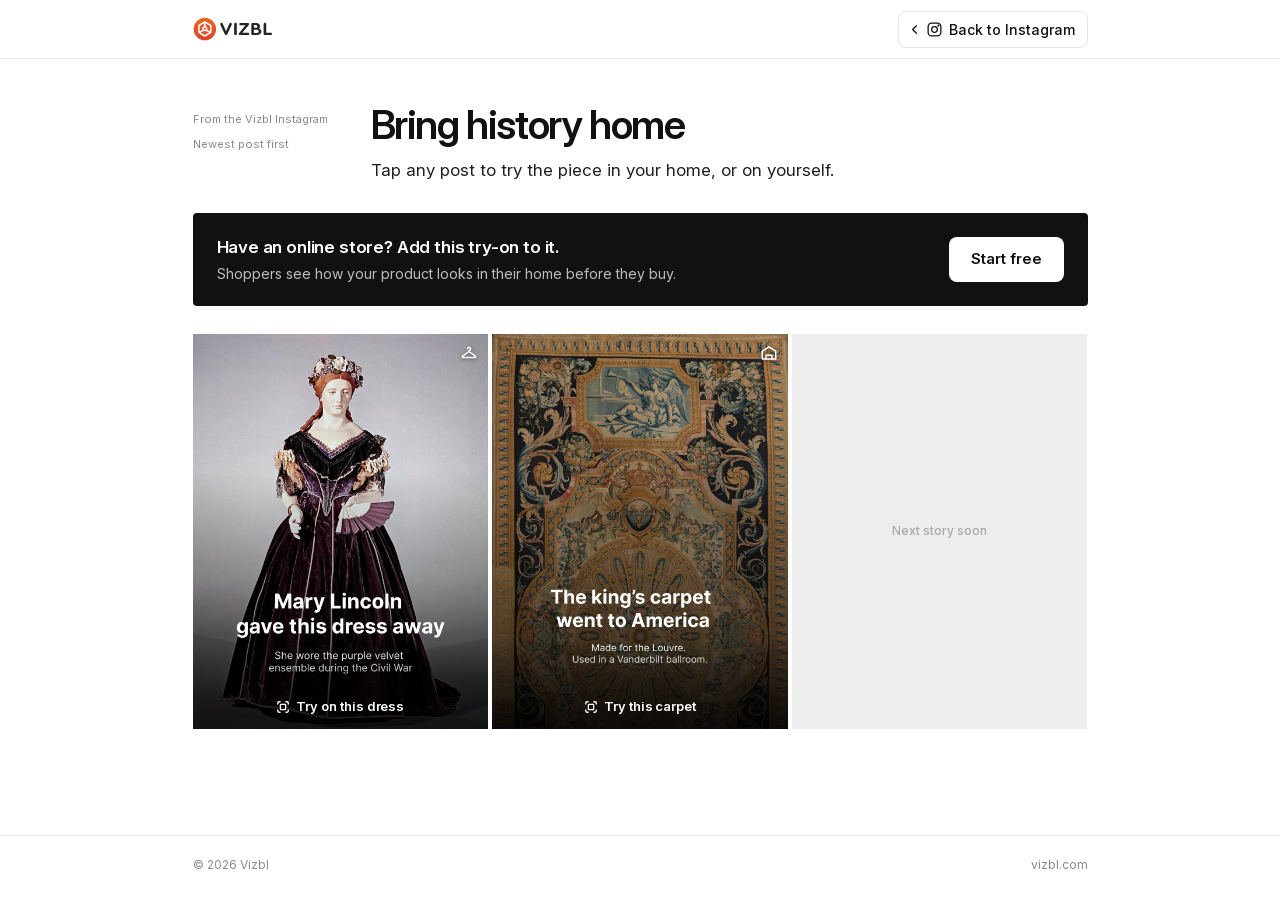
<file: index.html>
<!DOCTYPE html>
<html lang="en">
<head>
<meta charset="UTF-8">
<meta name="viewport" content="width=device-width, initial-scale=1.0">
<title>Bring history home — Vizbl</title>
<meta name="description" content="Historic pieces from the Vizbl Instagram. Tap any post to try the piece in your home, or on yourself.">
<meta property="og:type" content="website">
<meta property="og:title" content="Bring history home — Vizbl">
<meta property="og:description" content="Tap any post to try the piece in your home, or on yourself.">
<meta property="og:image" content="posts/mary-lincoln-cover.jpg">
<meta name="theme-color" content="#ffffff">
<link rel="icon" type="image/png" href="assets/favicon.png">
<link rel="preload" href="assets/fonts/InterVariable.woff2" as="font" type="font/woff2" crossorigin>
<link rel="stylesheet" href="assets/feed.css">

<!-- Vizbl widget scripts: one per integration type used in the feed -->
<script defer src="https://cdn.neurodyn.ai/@neurodyn/room-viewer/dist/room-viewer.embed.min.js"></script>
<script defer src="https://cdn.neurodyn.ai/@neurodyn/ai-try-on/dist/ai-try-on.embed.min.js"></script>
</head>
<body>

<header class="bar">
  <div class="wrap">
    <a href="https://vizbl.com"><img src="assets/vizbl-logo.svg" alt="Vizbl" width="386" height="116"></a>
    <a class="back" href="https://www.instagram.com/vizblar/">
      <svg viewBox="0 0 24 24" fill="none" stroke="currentColor" stroke-width="2" stroke-linecap="round" stroke-linejoin="round" aria-hidden="true"><path d="M15 18l-6-6 6-6"/></svg>
      <svg viewBox="0 0 24 24" fill="none" stroke="currentColor" stroke-width="1.8" stroke-linecap="round" stroke-linejoin="round" aria-hidden="true"><rect x="3" y="3" width="18" height="18" rx="5"/><circle cx="12" cy="12" r="4"/><circle cx="17.5" cy="6.5" r=".6" fill="currentColor"/></svg>
      Back to Instagram
    </a>
  </div>
</header>

<section class="wrap">
  <div class="intro">
    <div class="caption">From the Vizbl Instagram<span>Newest post first</span></div>
    <div>
      <h1>Bring history home</h1>
      <p class="lede">Tap any post to try the piece in your home, or on yourself.</p>
    </div>
  </div>

  <div class="merchant">
    <div><b>Have an online store? Add this try-on to it.</b><span>Shoppers see how your product looks in their home before they buy.</span></div>
    <a class="btn btn-light" href="https://vizbl.com/apps">Start free</a>
  </div>
</section>

<!--
  FEED — same order as the Instagram grid, newest post first.
  Each post opens one Vizbl integration. Usually the tile itself is the trigger:
  paste the attributes from the cabinet's "Get code" snippet onto the <button class="post">.

  A piece with several sizes: the tile gets data-sizes="<sheet id>" and opens a size
  sheet (after </main>); each option in the sheet is its own Vizbl trigger.
  Wall Art sizes go in metres, the widget's default unit (dimension-unit is unconfirmed).

  data-pending = the try-on is not published yet; a tap shows a "coming soon" note.
-->
<main class="wrap feed-wrap">
  <div class="feed">

    <button class="post" id="mary-lincoln-dress" type="button"
      data-neurodyn-ai-try-on-dialog
      data-neurodyn-ai-try-on-product-type="full-body"
      data-neurodyn-ai-try-on-product-name="Mary Lincoln's purple velvet dress"
      data-neurodyn-ai-try-on-product-image-src="try/mary-lincoln-dress.jpg"
      data-neurodyn-ai-try-on-product-url=""
      data-neurodyn-ai-try-on-language="en"
      data-neurodyn-ai-try-on-api-key="pk_live_Z4N968aPngGtMtiMRtitqlrj5_PdQkZ3"
      aria-label="Mary Lincoln gave this dress away. Try on a digital version of the dress">
      <img src="posts/mary-lincoln-cover.jpg" alt="Mary Lincoln gave this dress away: her purple velvet dress, preserved at the Smithsonian">
      <span class="kind" aria-hidden="true"><svg viewBox="0 0 24 24" fill="none" stroke="currentColor" stroke-width="2" stroke-linecap="round" stroke-linejoin="round"><path d="M10 6.5a2 2 0 1 1 2.6 1.9c-.4.1-.6.5-.6.9V10"/><path d="M12 10 3.4 16.2A1 1 0 0 0 4 18h16a1 1 0 0 0 .6-1.8z"/></svg></span>
      <span class="try"><svg viewBox="0 0 24 24" fill="none" stroke="currentColor" stroke-width="2.2" stroke-linecap="round" stroke-linejoin="round" aria-hidden="true"><path d="M3 7V5a2 2 0 0 1 2-2h2M17 3h2a2 2 0 0 1 2 2v2M21 17v2a2 2 0 0 1-2 2h-2M7 21H5a2 2 0 0 1-2-2v-2"/><rect x="7.5" y="7.5" width="9" height="9" rx="1"/></svg>Try on this dress</span>
    </button>

    <button class="post" type="button"
      data-neurodyn-room-viewer-dialog
      data-neurodyn-room-viewer-type="rugs"
      data-neurodyn-room-viewer-tinuuid="TdcoVFXnRGK9fRIkhsotmg"
      data-neurodyn-room-viewer-name="Grande Galerie carpet no. 38"
      data-neurodyn-room-viewer-display-unit="in"
      data-neurodyn-room-viewer-language="en"
      data-neurodyn-room-viewer-api-key="pk_live_3akPB4Frr_6hRQla3HA3RDNmWSzn4I-R"
      aria-label="The king's carpet went to America. Try this carpet in your room">
      <img src="posts/king-carpet-cover.jpg" alt="The king's carpet went to America: Savonnerie carpet made for the Louvre">
      <span class="kind" aria-hidden="true"><svg viewBox="0 0 24 24" fill="none" stroke="currentColor" stroke-width="2" stroke-linecap="round" stroke-linejoin="round"><path d="M3 9.5 12 4l9 5.5V20H3z"/><path d="M8 20v-5h8v5"/></svg></span>
      <span class="try"><svg viewBox="0 0 24 24" fill="none" stroke="currentColor" stroke-width="2.2" stroke-linecap="round" stroke-linejoin="round" aria-hidden="true"><path d="M3 7V5a2 2 0 0 1 2-2h2M17 3h2a2 2 0 0 1 2 2v2M21 17v2a2 2 0 0 1-2 2h-2M7 21H5a2 2 0 0 1-2-2v-2"/><rect x="7.5" y="7.5" width="9" height="9" rx="1"/></svg>Try this carpet</span>
    </button>

    <div class="soon" aria-hidden="true">Next story soon</div>

  </div>
</main>
<footer>
  <div class="wrap">
    <span>© 2026 Vizbl</span>
    <a href="https://vizbl.com">vizbl.com</a>
  </div>
</footer>

<div class="toast" id="toast" role="status" aria-live="polite"></div>

<script>
// Widgets get absolute links, so they work on localhost and after deployment alike.
document.querySelectorAll('[data-neurodyn-room-viewer-src],[data-neurodyn-ai-try-on-product-image-src]').forEach(el => {
  ['data-neurodyn-room-viewer-src', 'data-neurodyn-ai-try-on-product-image-src'].forEach(a => {
    if (el.hasAttribute(a)) el.setAttribute(a, new URL(el.getAttribute(a), location.href).href);
  });
});
document.getElementById('mary-lincoln-dress').setAttribute('data-neurodyn-ai-try-on-product-url', location.href);

// Size sheets: a tile with data-sizes opens its sheet; picking a size hands over to Vizbl.
let openSheet = null;
function closeSheet() {
  if (!openSheet) return;
  openSheet.classList.remove('open');
  openSheet.setAttribute('aria-hidden', 'true');
  openSheet = null;
}
document.addEventListener('click', e => {
  const tile = e.target.closest('.post[data-sizes]');
  if (tile) {
    openSheet = document.getElementById(tile.dataset.sizes);
    openSheet.classList.add('open');
    openSheet.setAttribute('aria-hidden', 'false');
    openSheet.querySelector('.size-opt').focus({ preventScroll: true });
    return;
  }
  if (e.target.closest('[data-close], .size-opt')) closeSheet();
});
document.addEventListener('keydown', e => { if (e.key === 'Escape') closeSheet(); });

// Try-ons that are not published yet: tell the visitor instead of doing nothing.
const toast = document.getElementById('toast');
let hideTimer;
document.addEventListener('click', e => {
  const post = e.target.closest('.post[data-pending]');
  if (!post) return;
  toast.textContent = 'This try-on goes live very soon. Check back in a day or two.';
  toast.classList.add('show');
  clearTimeout(hideTimer);
  hideTimer = setTimeout(() => toast.classList.remove('show'), 2600);
});
</script>
</body>
</html>
</file>
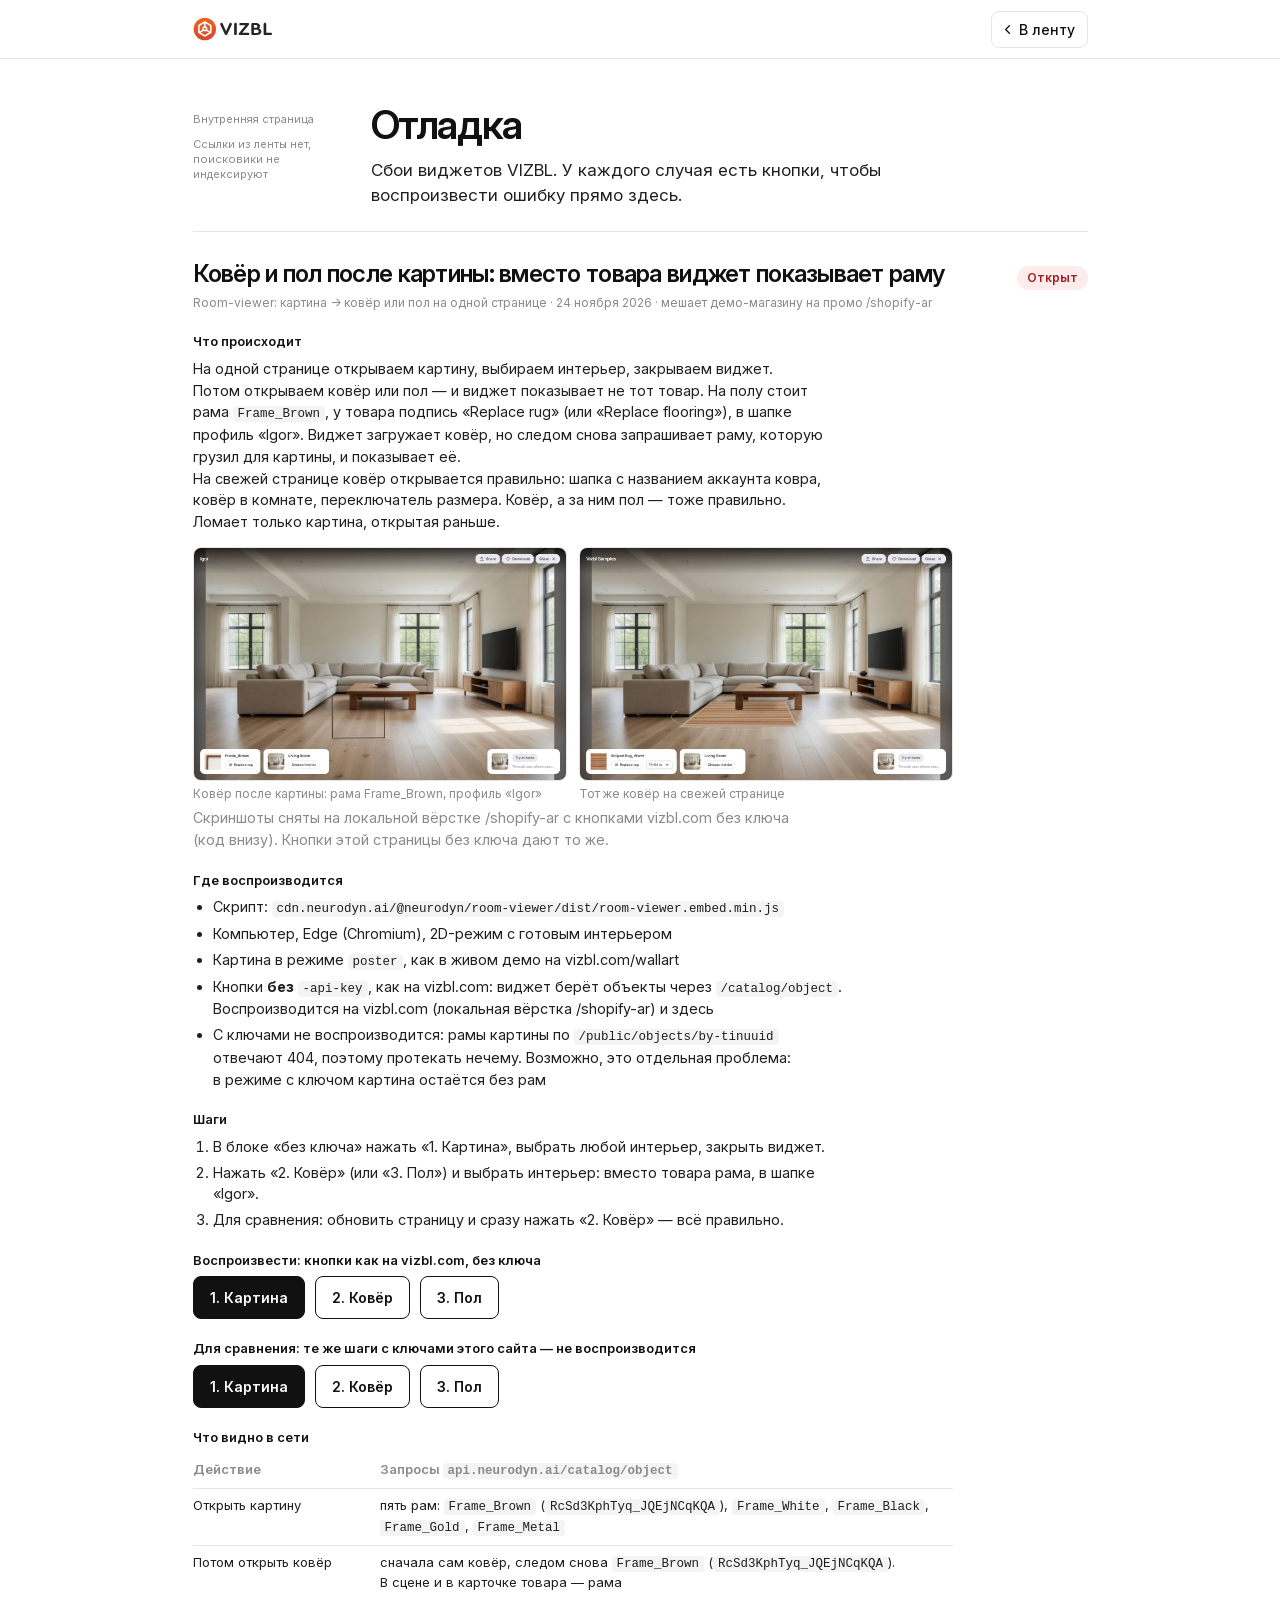
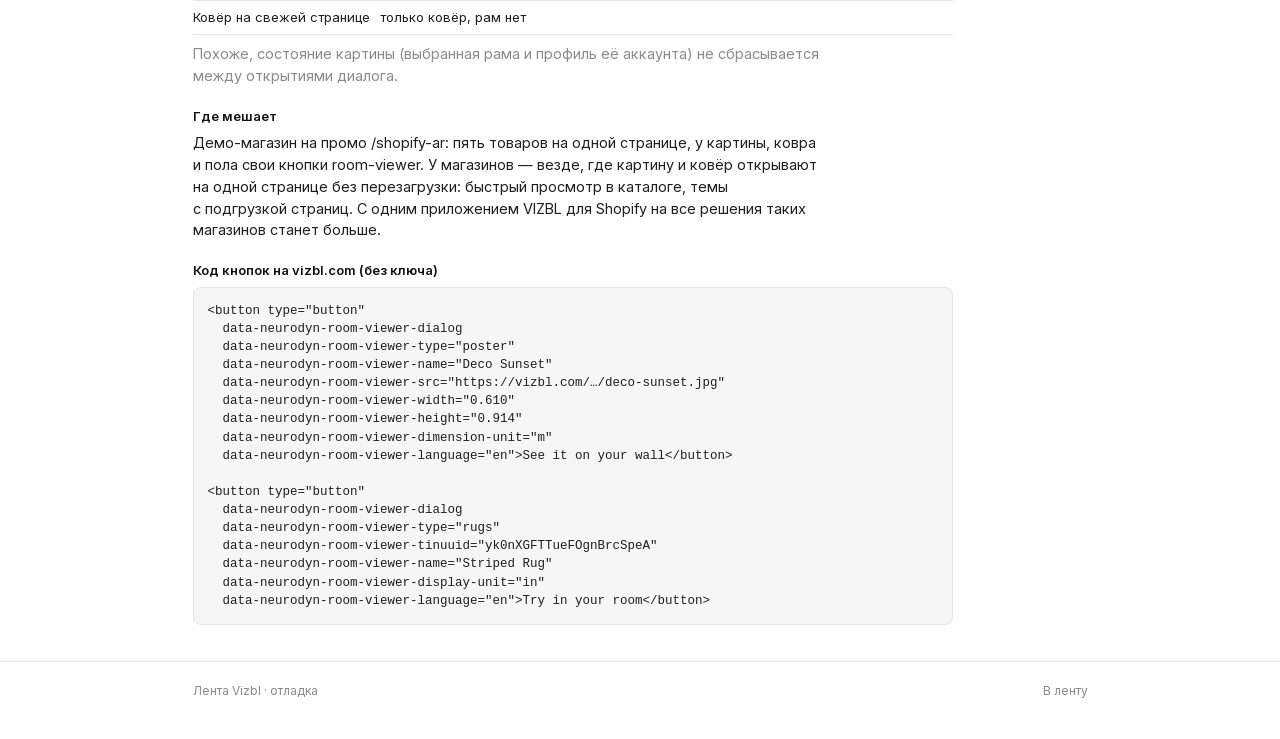
<file: debug/index.html>
<!DOCTYPE html>
<html lang="ru">
<head>
<meta charset="UTF-8">
<meta name="viewport" content="width=device-width, initial-scale=1.0">
<meta name="robots" content="noindex, nofollow">
<title>Отладка — лента Vizbl</title>
<link rel="icon" type="image/png" href="../assets/favicon.png">
<link rel="preload" href="../assets/fonts/InterVariable.woff2" as="font" type="font/woff2" crossorigin>
<link rel="stylesheet" href="../assets/feed.css">
<style>
  .intro{padding-bottom:24px}
  .case{border-top:1px solid var(--line);padding-top:28px;padding-bottom:36px}
  .case-head{display:flex;align-items:baseline;justify-content:space-between;gap:16px;flex-wrap:wrap}
  .case h2{font-size:24px;line-height:1.15;letter-spacing:-.03em;font-weight:600;color:var(--ink)}
  .status{font-size:12px;font-weight:600;border-radius:99px;padding:3px 10px;white-space:nowrap}
  .status.open{background:#fdecec;color:#a11d1d}
  .status.workaround{background:#fff4dc;color:#8a5a00}
  .meta{font-size:12px;color:var(--muted);margin-top:4px}
  .case h3{font-size:13px;font-weight:600;color:var(--ink);margin:20px 0 6px}
  .case p,.case li{font-size:14.5px;line-height:1.5;max-width:70ch}
  .case ol,.case ul{padding-left:20px}
  .case li{margin-bottom:4px}
  table{border-collapse:collapse;font-size:13px;width:100%;max-width:760px}
  th,td{text-align:left;border-bottom:1px solid var(--line);padding:7px 10px 7px 0;vertical-align:top}
  th{font-weight:600;color:var(--muted)}
  td:first-child{white-space:nowrap}
  code,pre{font-family:ui-monospace,SFMono-Regular,'JetBrains Mono',Menlo,Consolas,monospace;font-size:12.5px}
  code{background:#f4f4f4;border-radius:4px;padding:1px 5px}
  pre{background:#f6f6f6;border:1px solid var(--line);border-radius:8px;padding:14px;overflow-x:auto;line-height:1.45;max-width:760px}
  .triggers{display:flex;flex-wrap:wrap;gap:10px;margin-top:4px}
  .trig{border:1px solid var(--ink);background:var(--ink);color:#fff;border-radius:8px;padding:10px 16px;font-size:14px;font-weight:600;cursor:pointer}
  .trig.alt{background:#fff;color:var(--ink)}
  a.u{text-decoration:underline;text-underline-offset:2px}
  .shots{display:grid;grid-template-columns:1fr 1fr;gap:12px;max-width:760px;margin-top:14px}
  .shots img{width:100%;height:auto;border-radius:8px;border:1px solid var(--line);display:block}
  .shots figcaption{font-size:12px;color:var(--muted);margin-top:4px}
  @media (max-width:640px){.shots{grid-template-columns:1fr}}
  @media (max-width:640px){
    .case h2{font-size:21px}
    th,td{padding-right:6px}
  }
</style>

<script defer src="https://cdn.neurodyn.ai/@neurodyn/room-viewer/dist/room-viewer.embed.min.js"></script>
</head>
<body>

<header class="bar">
  <div class="wrap">
    <a href="../"><img src="../assets/vizbl-logo.svg" alt="Vizbl" width="386" height="116"></a>
    <a class="back" href="../">
      <svg viewBox="0 0 24 24" fill="none" stroke="currentColor" stroke-width="2" stroke-linecap="round" stroke-linejoin="round" aria-hidden="true"><path d="M15 18l-6-6 6-6"/></svg>
      В ленту
    </a>
  </div>
</header>

<main class="wrap">
  <div class="intro">
    <div class="caption">Внутренняя страница<span>Ссылки из ленты нет, поисковики не индексируют</span></div>
    <div>
      <h1>Отладка</h1>
      <p class="lede">Сбои виджетов VIZBL. У&nbsp;каждого случая есть кнопки, чтобы воспроизвести ошибку прямо здесь.</p>
    </div>
  </div>

  <!-- ─────────────────────────────────────────────── -->
  <section class="case" id="room-viewer-frame-after-poster">
    <div class="case-head">
      <h2>Ковёр и&nbsp;пол после картины: вместо товара виджет показывает раму</h2>
      <span class="status open">Открыт</span>
    </div>
    <div class="meta">Room-viewer: картина → ковёр или пол на&nbsp;одной странице · 24&nbsp;ноября 2026 · мешает демо-магазину на&nbsp;промо /shopify-ar</div>

    <h3>Что происходит</h3>
    <p>На&nbsp;одной странице открываем картину, выбираем интерьер, закрываем виджет. Потом открываем ковёр или пол&nbsp;— и&nbsp;виджет показывает не&nbsp;тот товар. На&nbsp;полу стоит рама <code>Frame_Brown</code>, у&nbsp;товара подпись «Replace rug» (или «Replace flooring»), в&nbsp;шапке профиль «Igor». Виджет загружает ковёр, но&nbsp;следом снова запрашивает раму, которую грузил для картины, и&nbsp;показывает её.</p>
    <p>На&nbsp;свежей странице ковёр открывается правильно: шапка с&nbsp;названием аккаунта ковра, ковёр в&nbsp;комнате, переключатель размера. Ковёр, а&nbsp;за&nbsp;ним пол&nbsp;— тоже правильно. Ломает только картина, открытая раньше.</p>
    <div class="shots">
      <figure><img src="frame-after-poster-broken.jpg" alt="Ковёр открыт после картины: на полу рама Frame_Brown, в шапке профиль Igor" width="1200" height="750" loading="lazy"><figcaption>Ковёр после картины: рама Frame_Brown, профиль «Igor»</figcaption></figure>
      <figure><img src="frame-after-poster-ok.jpg" alt="Тот же ковёр на свежей странице: полосатый ковёр в гостиной, профиль Vizbl Samples" width="1200" height="750" loading="lazy"><figcaption>Тот же ковёр на свежей странице</figcaption></figure>
    </div>
    <p class="meta">Скриншоты сняты на&nbsp;локальной вёрстке /shopify-ar с&nbsp;кнопками vizbl.com без ключа (код внизу). Кнопки этой страницы без ключа дают то&nbsp;же.</p>

    <h3>Где воспроизводится</h3>
    <ul>
      <li>Скрипт: <code>cdn.neurodyn.ai/@neurodyn/room-viewer/dist/room-viewer.embed.min.js</code></li>
      <li>Компьютер, Edge (Chromium), 2D-режим с&nbsp;готовым интерьером</li>
      <li>Картина в&nbsp;режиме <code>poster</code>, как в&nbsp;живом демо на&nbsp;vizbl.com/wallart</li>
      <li>Кнопки <b>без</b> <code>-api-key</code>, как на&nbsp;vizbl.com: виджет берёт объекты через <code>/catalog/object</code>. Воспроизводится на&nbsp;vizbl.com (локальная вёрстка /shopify-ar) и&nbsp;здесь</li>
      <li>С&nbsp;ключами не&nbsp;воспроизводится: рамы картины по&nbsp;<code>/public/objects/by-tinuuid</code> отвечают 404, поэтому протекать нечему. Возможно, это отдельная проблема: в&nbsp;режиме с&nbsp;ключом картина остаётся без рам</li>
    </ul>

    <h3>Шаги</h3>
    <ol>
      <li>В&nbsp;блоке «без ключа» нажать «1.&nbsp;Картина», выбрать любой интерьер, закрыть виджет.</li>
      <li>Нажать «2.&nbsp;Ковёр» (или «3.&nbsp;Пол») и&nbsp;выбрать интерьер: вместо товара рама, в&nbsp;шапке «Igor».</li>
      <li>Для сравнения: обновить страницу и&nbsp;сразу нажать «2.&nbsp;Ковёр» — всё правильно.</li>
    </ol>

    <h3>Воспроизвести: кнопки как на&nbsp;vizbl.com, без ключа</h3>
    <div class="triggers">
      <button class="trig" type="button" id="nokey-poster"
        data-neurodyn-room-viewer-dialog
        data-neurodyn-room-viewer-type="poster"
        data-neurodyn-room-viewer-src="../try/icebergs.jpg"
        data-neurodyn-room-viewer-name="The Icebergs, 24 × 42 in print"
        data-neurodyn-room-viewer-width="1.067"
        data-neurodyn-room-viewer-height="0.61"
        data-neurodyn-room-viewer-dimension-unit="m"
        data-neurodyn-room-viewer-language="en">1. Картина</button>
      <button class="trig alt" type="button" id="nokey-rug"
        data-neurodyn-room-viewer-dialog
        data-neurodyn-room-viewer-type="rugs"
        data-neurodyn-room-viewer-tinuuid="yk0nXGFTTueFOgnBrcSpeA"
        data-neurodyn-room-viewer-name="Striped Rug"
        data-neurodyn-room-viewer-display-unit="in"
        data-neurodyn-room-viewer-language="en">2. Ковёр</button>
      <button class="trig alt" type="button" id="nokey-floor"
        data-neurodyn-room-viewer-dialog
        data-neurodyn-room-viewer-type="flooring"
        data-neurodyn-room-viewer-tinuuid="3tEk7FHGQrC6Y7Mb4YBGmg"
        data-neurodyn-room-viewer-name="American Walnut Herringbone"
        data-neurodyn-room-viewer-language="en">3. Пол</button>
    </div>

    <h3>Для сравнения: те же шаги с&nbsp;ключами этого сайта — не&nbsp;воспроизводится</h3>
    <div class="triggers">
      <button class="trig" type="button" id="frame-poster"
        data-neurodyn-room-viewer-dialog
        data-neurodyn-room-viewer-type="poster"
        data-neurodyn-room-viewer-src="../try/icebergs.jpg"
        data-neurodyn-room-viewer-name="The Icebergs, 24 × 42 in print"
        data-neurodyn-room-viewer-width="1.067"
        data-neurodyn-room-viewer-height="0.61"
        data-neurodyn-room-viewer-dimension-unit="m"
        data-neurodyn-room-viewer-language="en"
        data-neurodyn-room-viewer-api-key="pk_live_cx0DQ8H7s33oIpRuWlkEp8huS0kdbL-c">1. Картина</button>
      <button class="trig alt" type="button" id="frame-rug"
        data-neurodyn-room-viewer-dialog
        data-neurodyn-room-viewer-type="rugs"
        data-neurodyn-room-viewer-tinuuid="TdcoVFXnRGK9fRIkhsotmg"
        data-neurodyn-room-viewer-name="Grande Galerie carpet no. 38"
        data-neurodyn-room-viewer-display-unit="in"
        data-neurodyn-room-viewer-language="en"
        data-neurodyn-room-viewer-api-key="pk_live_3akPB4Frr_6hRQla3HA3RDNmWSzn4I-R">2. Ковёр</button>
      <button class="trig alt" type="button" id="frame-floor"
        data-neurodyn-room-viewer-dialog
        data-neurodyn-room-viewer-type="flooring"
        data-neurodyn-room-viewer-tinuuid="VoPNQD6mRRyLIg88cj1Thw"
        data-neurodyn-room-viewer-name="Chevron Laminate, Natural Oak"
        data-neurodyn-room-viewer-language="en"
        data-neurodyn-room-viewer-api-key="pk_live_k3xcnQOX6I_6zbE6_Aa7RBlextkxuGWL">3. Пол</button>
    </div>

    <h3>Что видно в&nbsp;сети</h3>
    <table>
      <tr><th>Действие</th><th>Запросы <code>api.neurodyn.ai/catalog/object</code></th></tr>
      <tr><td>Открыть картину</td><td>пять рам: <code>Frame_Brown</code> (<code>RcSd3KphTyq_JQEjNCqKQA</code>), <code>Frame_White</code>, <code>Frame_Black</code>, <code>Frame_Gold</code>, <code>Frame_Metal</code></td></tr>
      <tr><td>Потом открыть ковёр</td><td>сначала сам ковёр, следом снова <code>Frame_Brown</code> (<code>RcSd3KphTyq_JQEjNCqKQA</code>). В&nbsp;сцене и&nbsp;в&nbsp;карточке товара&nbsp;— рама</td></tr>
      <tr><td>Ковёр на&nbsp;свежей странице</td><td>только ковёр, рам нет</td></tr>
    </table>
    <p class="meta" style="margin-top:8px">Похоже, состояние картины (выбранная рама и&nbsp;профиль её&nbsp;аккаунта) не&nbsp;сбрасывается между открытиями диалога.</p>

    <h3>Где мешает</h3>
    <p>Демо-магазин на&nbsp;промо /shopify-ar: пять товаров на&nbsp;одной странице, у&nbsp;картины, ковра и&nbsp;пола свои кнопки room-viewer. У&nbsp;магазинов&nbsp;— везде, где картину и&nbsp;ковёр открывают на&nbsp;одной странице без перезагрузки: быстрый просмотр в&nbsp;каталоге, темы с&nbsp;подгрузкой страниц. С&nbsp;одним приложением VIZBL для Shopify на&nbsp;все решения таких магазинов станет больше.</p>

    <h3>Код кнопок на&nbsp;vizbl.com (без ключа)</h3>
<pre>&lt;button type="button"
  data-neurodyn-room-viewer-dialog
  data-neurodyn-room-viewer-type="poster"
  data-neurodyn-room-viewer-name="Deco Sunset"
  data-neurodyn-room-viewer-src="https://vizbl.com/…/deco-sunset.jpg"
  data-neurodyn-room-viewer-width="0.610"
  data-neurodyn-room-viewer-height="0.914"
  data-neurodyn-room-viewer-dimension-unit="m"
  data-neurodyn-room-viewer-language="en"&gt;See it on your wall&lt;/button&gt;

&lt;button type="button"
  data-neurodyn-room-viewer-dialog
  data-neurodyn-room-viewer-type="rugs"
  data-neurodyn-room-viewer-tinuuid="yk0nXGFTTueFOgnBrcSpeA"
  data-neurodyn-room-viewer-name="Striped Rug"
  data-neurodyn-room-viewer-display-unit="in"
  data-neurodyn-room-viewer-language="en"&gt;Try in your room&lt;/button&gt;</pre>
  </section>
</main>

<footer>
  <div class="wrap">
    <span>Лента Vizbl · отладка</span>
    <a href="../">В ленту</a>
  </div>
</footer>

<script>
// Как на главной: виджетам нужны абсолютные ссылки.
document.querySelectorAll('[data-neurodyn-room-viewer-src],[data-neurodyn-ai-try-on-product-image-src]').forEach(el => {
  ['data-neurodyn-room-viewer-src', 'data-neurodyn-ai-try-on-product-image-src'].forEach(a => {
    if (el.hasAttribute(a)) el.setAttribute(a, new URL(el.getAttribute(a), location.href).href);
  });
});
document.querySelectorAll('[data-neurodyn-ai-try-on-product-url]').forEach(el =>
  el.setAttribute('data-neurodyn-ai-try-on-product-url', location.href));
</script>
</body>
</html>
</file>
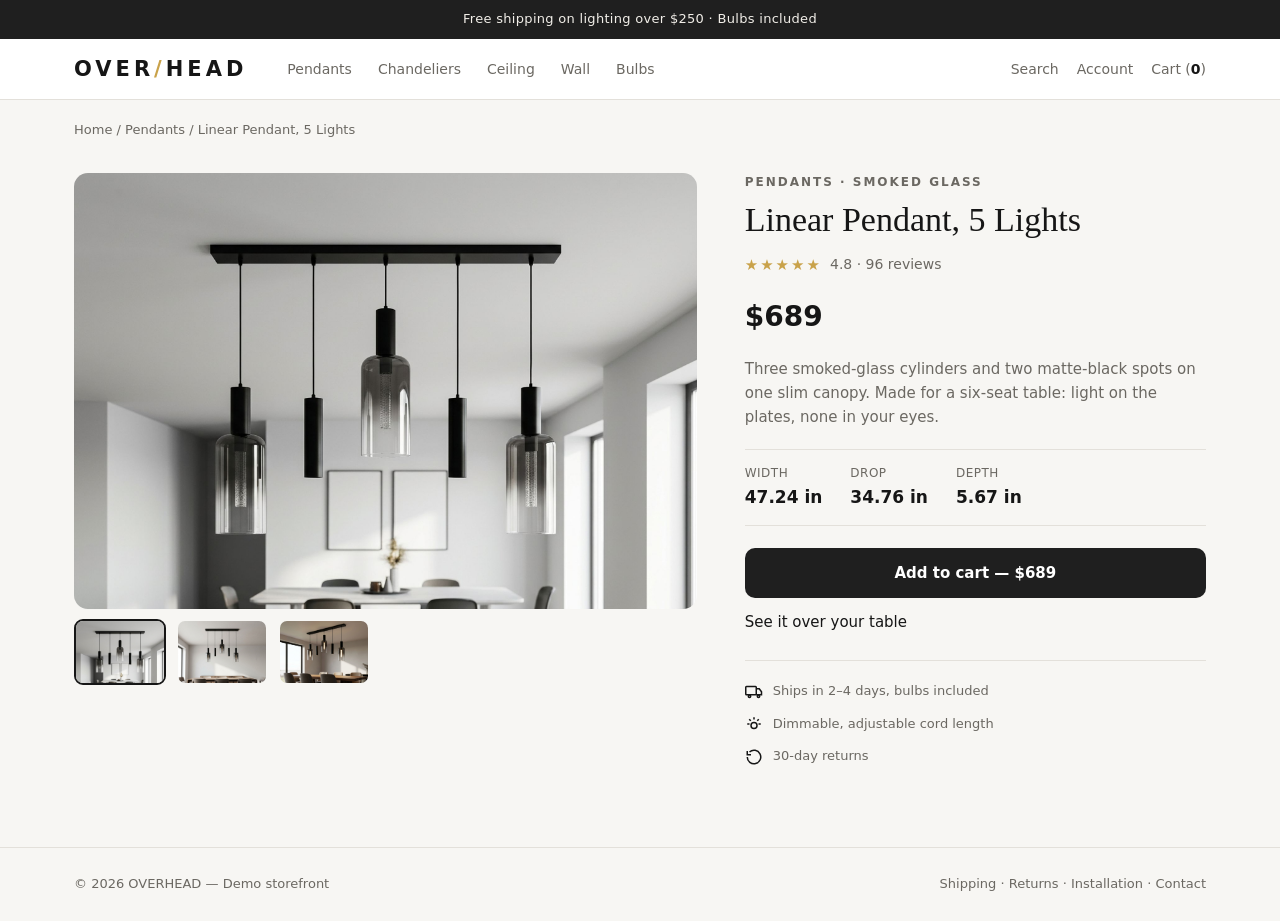
<file: x/o03lysdsoqijge/index.html>
<!DOCTYPE html>
<html lang="en">
<head>
<meta charset="UTF-8">
<meta name="viewport" content="width=device-width, initial-scale=1.0">
<meta name="robots" content="noindex, nofollow">
<meta name="referrer" content="no-referrer">
<title>Linear Pendant — OVERHEAD</title>
<meta name="theme-color" content="#1f1f1f">
<link rel="icon" href="data:image/svg+xml,<svg xmlns=%22http://www.w3.org/2000/svg%22 viewBox=%220 0 100 100%22><text y=%22.9em%22 font-size=%2290%22>💡</text></svg>">
<link rel="stylesheet" href="css/overhead-theme.css?v=1.0.0">

<!--
  Recording page for the LinkedIn lighting post (AR on an iPhone over a dining table).
  No set-dressing analytics: chat bubbles and review widgets would end up in the shot.

  Products live in the PRODUCTS list at the bottom. Open one with
  lamps-demo.html?p=<id>; without ?p the first one opens.
  Add ?before (or &before) for the same page without the AR button.
-->

<script defer src="https://cdn.neurodyn.ai/@neurodyn/core-ar/dist/core-ar.embed.min.js"></script>
</head>
<body>

<div class="topbar">Free shipping on lighting over $250 · Bulbs included</div>

<header>
  <div class="wrap hrow">
    <div class="logo">OVER<span>/</span>HEAD</div>
    <nav>
      <a href="#">Pendants</a><a href="#">Chandeliers</a><a href="#">Ceiling</a><a href="#">Wall</a><a href="#">Bulbs</a>
    </nav>
    <div class="hactions"><a href="#">Search</a><a href="#">Account</a><a href="#" class="cart-link">Cart (<b id="cartcount">0</b>)</a></div>
  </div>
</header>

<div class="wrap crumbs">
  <a href="#">Home</a> / <a href="#">Pendants</a> / <span id="crumb"></span>
</div>

<main class="wrap product">
  <figure class="gallery">
    <img class="main" id="photo" src="" alt="">
    <div class="thumbs" id="thumbs"></div>
  </figure>

  <section>
    <div class="eyebrow" id="eyebrow"></div>
    <h1 id="title"></h1>
    <div class="rating"><span class="stars">★★★★★</span> <span id="rating"></span></div>

    <div class="pricerow">
      <span class="price" id="price"></span>
    </div>

    <p class="blurb" id="blurb"></p>

    <dl class="dims" id="dims"></dl>

    <div id="finishes" hidden>
      <div class="optlabel">Finish <small id="finishname"></small></div>
      <div class="pills" id="finishpills"></div>
    </div>

    <div class="buy" id="buy">
      <button class="btn-cart" id="addcart">Add to cart</button>
    </div>

    <div class="perks">
      <div class="perk"><svg viewBox="0 0 24 24" fill="none" stroke-width="2"><rect x="1" y="6" width="14" height="11" rx="1"/><path d="M15 9h4l3 4v4h-7"/><circle cx="6" cy="19" r="1.6"/><circle cx="18" cy="19" r="1.6"/></svg> Ships in 2–4 days, bulbs included</div>
      <div class="perk"><svg viewBox="0 0 24 24" fill="none" stroke-width="2"><path d="M12 3v3M5.6 5.6l2.1 2.1M3 12h3M18.4 5.6l-2.1 2.1M21 12h-3"/><circle cx="12" cy="14" r="4"/></svg> Dimmable, adjustable cord length</div>
      <div class="perk"><svg viewBox="0 0 24 24" fill="none" stroke-width="2"><path d="M3 12a9 9 0 1 0 3-6.7"/><path d="M3 4v5h5"/></svg> 30-day returns</div>
    </div>
  </section>
</main>

<footer>
  <div class="wrap frow">
    <div>© 2026 OVERHEAD — Demo storefront</div>
    <div>Shipping · Returns · Installation · Contact</div>
  </div>
</footer>

<script>
// One entry per fixture in Vizbl Core AR.
// objectId, apiKey and variant ids come from the widget code in the cabinet.
// Dimensions must match the model, otherwise the page and the AR scene disagree on camera.
const PRODUCTS = [
  {
    id: 'linear5',
    name: 'Linear Pendant, 5 Lights',
    eyebrow: 'Pendants · Smoked glass',
    rating: '4.8 · 96 reviews',
    price: '$689',
    blurb: 'Three smoked-glass cylinders and two matte-black spots on one slim canopy. Made for a six-seat table: light on the plates, none in your eyes.',
    photos: ['images/lamp-3.jpg', 'images/lamp-1.jpg', 'images/lamp-2.jpg'],
    // Bounding box of the model, written exactly as the Vizbl viewer shows it in inches.
    dims: [
      { label: 'Width', value: '47.24 in' },
      { label: 'Drop', value: '34.76 in' },
      { label: 'Depth', value: '5.67 in' },
    ],
    apiKey: 'pk_live_mAr6waFo8gklGuD6qzhaoo3dP7TAWsfO',
    objectId: 'PT1Z5GB-Tly0kQdM-DD6wQ',
    // Add more finishes from the cabinet and the page shows a picker; the AR button follows it.
    // A variant without an id stays off the page until the id is filled in.
    variants: [
      { label: 'Black', id: 'e44b2526' },
      { label: 'Gold', id: '' },
    ].filter(v => v.id),
  },
];

const params = new URLSearchParams(location.search);
const p = PRODUCTS.find(x => x.id === params.get('p')) || PRODUCTS[0];

document.title = `${p.name} — OVERHEAD`;
document.getElementById('crumb').textContent = p.name;
document.getElementById('eyebrow').textContent = p.eyebrow;
document.getElementById('title').textContent = p.name;
document.getElementById('rating').textContent = p.rating;
document.getElementById('price').textContent = p.price;
document.getElementById('blurb').textContent = p.blurb;

const photo = document.getElementById('photo');
photo.alt = `${p.name} over a dining table`;
const thumbs = document.getElementById('thumbs');
const show = (src, btn) => {
  photo.src = src;
  thumbs.querySelectorAll('button').forEach(b => b.classList.toggle('active', b === btn));
};
p.photos.forEach((src, i) => {
  const b = document.createElement('button');
  b.innerHTML = `<img src="${src}" alt="">`;
  b.addEventListener('click', () => show(src, b));
  thumbs.append(b);
  if (i === 0) show(src, b);
});

document.getElementById('dims').innerHTML =
  p.dims.map(d => `<div><dt>${d.label}</dt><dd>${d.value}</dd></div>`).join('');

// The AR trigger is built here, before the deferred Core AR script runs.
// A finish change swaps in a fresh element, since the widget reads its attributes once.
const buy = document.getElementById('buy');
let ar = null;
const mountAR = v => {
  if (params.has('before')) return;
  const el = document.createElement('vizbl-core');
  el.setAttribute('api-key', p.apiKey);
  el.setAttribute('type', 'ar-viewer');
  el.setAttribute('object-id', p.objectId);
  el.setAttribute('variant-id', v.id);
  el.setAttribute('unstyled', '');
  el.setAttribute('trigger-class', 'btn-cart secondary');
  el.textContent = 'See it over your table';
  ar ? ar.replaceWith(el) : buy.append(el);
  ar = el;
};

let variant = p.variants[0];
if (p.variants.length > 1) {
  document.getElementById('finishes').hidden = false;
  const pills = document.getElementById('finishpills');
  const name = document.getElementById('finishname');
  p.variants.forEach((v, i) => {
    const pill = document.createElement('button');
    pill.className = 'pill' + (i === 0 ? ' active' : '');
    pill.textContent = v.label;
    pill.addEventListener('click', () => {
      pills.querySelectorAll('.pill').forEach(x => x.classList.remove('active'));
      pill.classList.add('active');
      variant = v;
      name.textContent = `— ${v.label}`;
      mountAR(v);
    });
    pills.append(pill);
  });
  name.textContent = `— ${variant.label}`;
}
mountAR(variant);

const cart = document.getElementById('addcart');
const cartLabel = () => cart.textContent = `Add to cart — ${p.price}`;
cartLabel();
let inCart = 0;
cart.addEventListener('click', () => {
  document.getElementById('cartcount').textContent = ++inCart;
  cart.textContent = 'Added to cart ✓';
  setTimeout(cartLabel, 1600);
});
</script>
</body>
</html>
</file>
<file: assets/feed.css>
/* Visual language follows the Instagram posts: Inter, black on white,
   small grey captions in a side column, dark gradient for the closing note. */
/* Inter is hosted here, not on Google Fonts: Google Fonts is unreachable from some networks
   and its stylesheet blocks rendering until it times out. */
@font-face{font-family:'Inter';font-style:normal;font-weight:100 900;font-display:swap;
  src:url(fonts/InterVariable.woff2) format('woff2')}

:root{
  --ink:#111111;
  --text:#1f1f1f;
  --muted:#8a8a8a;
  --line:#e6e6e6;
  --bg:#ffffff;
  --tile:#ededed;
  --font:'Inter',-apple-system,BlinkMacSystemFont,'SF Pro Text','Segoe UI',Roboto,Helvetica,Arial,sans-serif;
}
*{margin:0;padding:0;box-sizing:border-box}
body{background:var(--bg);color:var(--text);font:15px/1.5 var(--font);-webkit-font-smoothing:antialiased;
  min-height:100vh;display:flex;flex-direction:column}
main{flex:1;width:100%}
img{display:block;max-width:100%}
a{color:inherit;text-decoration:none}
button{font:inherit;color:inherit}
.wrap{width:100%;max-width:935px;margin:0 auto;padding:0 20px}

.btn{display:inline-flex;align-items:center;justify-content:center;border:0;border-radius:8px;cursor:pointer;
  font-weight:600;white-space:nowrap;transition:opacity .15s}
.btn:hover{opacity:.82}
.btn-light{background:#fff;color:var(--ink)}

/* ── Top bar ── */
.bar{position:sticky;top:0;z-index:10;background:rgba(255,255,255,.92);backdrop-filter:blur(12px);
  -webkit-backdrop-filter:blur(12px);border-bottom:1px solid var(--line)}
.bar .wrap{display:flex;align-items:center;justify-content:space-between;height:58px}
.bar img{height:24px;width:auto}
.back{display:inline-flex;align-items:center;gap:6px;padding:7px 12px 7px 8px;border:1px solid var(--line);border-radius:8px;
  font-size:14px;font-weight:500;color:var(--ink);transition:border-color .15s}
.back:hover{border-color:var(--ink)}
.back svg{width:17px;height:17px;flex-shrink:0}
.back svg:first-child{width:15px;height:15px;margin-right:-2px}

/* ── Intro: laid out like the text block of a slide ── */
.intro{display:grid;grid-template-columns:150px 1fr;gap:28px;padding-top:44px;padding-bottom:30px}
.caption{font-size:11px;line-height:1.35;color:var(--muted);padding-top:9px}
.caption span{display:block;margin-top:10px}
h1{font-size:40px;line-height:1.08;letter-spacing:-.035em;font-weight:600;color:var(--ink);margin-bottom:12px}
.lede{font-size:17px;line-height:1.45;color:var(--text);max-width:52ch}

/* ── Invitation for businesses ── */
.merchant{display:flex;align-items:center;justify-content:space-between;gap:24px;margin-bottom:28px;padding:22px 24px;
  border-radius:4px;color:#fff;background:var(--ink)}
.merchant b{display:block;font-size:17px;font-weight:600;letter-spacing:-.01em}
.merchant span{display:block;font-size:14px;color:rgba(255,255,255,.72);margin-top:3px}
.merchant .btn{padding:11px 22px;font-size:15px}

/* ── Feed grid ── */
.feed{display:grid;grid-template-columns:repeat(3,1fr);gap:4px;padding-bottom:56px}
.post,.soon{position:relative;aspect-ratio:3/4;overflow:hidden;background:var(--tile)}
.post{display:block;width:100%;border:0;padding:0;cursor:pointer}
.post img{width:100%;height:100%;object-fit:cover;transition:transform .5s cubic-bezier(.2,.7,.2,1)}
.post::after{content:"";position:absolute;inset:0;background:linear-gradient(to top,rgba(0,0,0,.6),rgba(0,0,0,0) 22%)}
.post:hover img{transform:scale(1.03)}
.post:focus-visible{outline:2px solid var(--ink);outline-offset:2px}

.try{position:absolute;z-index:1;left:0;right:0;bottom:12px;display:flex;align-items:center;justify-content:center;gap:6px;
  color:#fff;font-size:13px;font-weight:600;letter-spacing:-.005em}
.try svg{width:14px;height:14px;flex-shrink:0}
.kind{position:absolute;z-index:1;top:10px;right:10px;color:#fff;filter:drop-shadow(0 1px 2px rgba(0,0,0,.5))}
.kind svg{width:18px;height:18px;display:block}

.soon{display:grid;place-items:center;text-align:center;color:#a8a8a8;font-size:12px;font-weight:500}

/* ── Footer ── */
footer{border-top:1px solid var(--line)}
footer .wrap{display:flex;justify-content:space-between;flex-wrap:wrap;gap:8px 24px;padding-top:20px;padding-bottom:26px;
  font-size:12px;color:var(--muted)}
footer a:hover{color:var(--ink)}

/* ── Toast (try-on not published yet) ── */
.toast{position:fixed;left:50%;bottom:24px;z-index:20;transform:translate(-50%,16px);opacity:0;pointer-events:none;
  background:var(--ink);color:#fff;border-radius:8px;padding:12px 18px;font-size:14px;max-width:calc(100% - 32px);
  text-align:center;transition:opacity .2s,transform .2s}
.toast.show{opacity:1;transform:translate(-50%,0)}

/* ── Size sheet (pieces offered in several sizes) ── */
.sheet{position:fixed;inset:0;z-index:30;display:flex;align-items:center;justify-content:center;padding:20px;
  visibility:hidden;transition:visibility 0s .25s}
.sheet.open{visibility:visible;transition:none}
.sheet-backdrop{position:absolute;inset:0;background:rgba(0,0,0,.45);opacity:0;transition:opacity .25s}
.sheet.open .sheet-backdrop{opacity:1}
.sheet-panel{position:relative;width:100%;max-width:400px;background:#fff;border-radius:12px;padding:22px 20px 14px;
  opacity:0;transform:translateY(12px);transition:opacity .25s,transform .25s cubic-bezier(.2,.7,.2,1)}
.sheet.open .sheet-panel{opacity:1;transform:none}
.sheet-caption{font-size:11px;color:var(--muted)}
.sheet h2{font-size:22px;line-height:1.15;letter-spacing:-.03em;font-weight:600;color:var(--ink);margin:4px 0 16px}
.size-opt{display:block;width:100%;text-align:left;background:#fff;border:1px solid var(--line);border-radius:10px;
  padding:13px 16px;margin-bottom:10px;cursor:pointer;transition:border-color .15s}
.size-opt:hover,.size-opt:focus-visible{border-color:var(--ink);outline:none}
.size-opt b{display:block;font-size:16px;font-weight:600;color:var(--ink)}
.size-opt span{display:block;font-size:13px;color:var(--muted);margin-top:1px}
.sheet-cancel{display:block;width:100%;background:none;border:0;padding:10px;font-size:14px;color:var(--muted);cursor:pointer}
.sheet-cancel:hover{color:var(--ink)}

/* ── Mobile: most visitors arrive from the Instagram app ── */
@media (max-width:640px){
  .wrap{padding:0 16px}
  .bar .wrap{height:52px}
  .bar img{height:21px}
  .back{font-size:13px;padding:6px 10px 6px 6px}
  .intro{grid-template-columns:88px 1fr;gap:14px;padding-top:24px;padding-bottom:20px}
  .caption{font-size:9.5px;padding-top:5px}
  h1{font-size:28px;margin-bottom:8px}
  .lede{font-size:15px}
  .merchant{flex-direction:column;align-items:stretch;text-align:center;gap:14px;margin-bottom:18px;padding:20px 18px}
  .merchant b{font-size:16px}
  .merchant .btn{padding:11px 18px}
  .feed-wrap{padding:0}
  .feed{gap:2px;padding-bottom:36px}
  .try{bottom:7px;font-size:10.5px;gap:4px}
  .try svg{width:11px;height:11px}
  .kind{top:6px;right:6px}
  .kind svg{width:14px;height:14px}
  .soon{font-size:10.5px}
  .sheet{align-items:flex-end;padding:0}
  .sheet-panel{max-width:none;border-radius:14px 14px 0 0;padding:20px 16px calc(10px + env(safe-area-inset-bottom));
    transform:translateY(100%)}
}
</file>
<file: x/o03lysdsoqijge/css/overhead-theme.css>
:root{
  --accent:#1f1f1f;
  --accent-soft:#efede9;
  --bg:#f7f6f3;
  --ink:#161616;
  --muted:#6b6862;
  --line:#e3e0da;
  --gold:#c9a24a;
  --serif:'Didot','Bodoni MT',Georgia,serif;
  --sans:'Segoe UI',system-ui,-apple-system,sans-serif;
}
*{margin:0;padding:0;box-sizing:border-box}
body{background:var(--bg);color:var(--ink);font:15px/1.6 var(--sans)}
img{max-width:100%;display:block}
a{color:inherit;text-decoration:none}
.wrap{max-width:1180px;margin:0 auto;padding:0 24px}

.topbar{background:var(--accent);color:#f1eee8;text-align:center;padding:9px 16px;font-size:13px;letter-spacing:.3px}
header{background:#fff;border-bottom:1px solid var(--line)}
.hrow{display:flex;align-items:center;gap:40px;padding-top:18px;padding-bottom:18px}
.logo{font:600 21px var(--sans);letter-spacing:4px}
.logo span{color:var(--gold)}
nav{display:flex;gap:26px;font-size:14px;color:var(--muted);flex:1}
nav a:hover{color:var(--ink)}
.hactions{display:flex;gap:18px;font-size:14px;color:var(--muted)}
.hactions a:hover{color:var(--ink)}

.crumbs{font-size:13px;color:var(--muted);padding-top:20px;padding-bottom:6px}
.crumbs a:hover{color:var(--ink)}

/* Lighting photos are wide room shots, so the gallery gets the larger column. */
.product{display:grid;grid-template-columns:1.35fr 1fr;gap:48px;padding-top:26px;padding-bottom:60px}
.product > *{min-width:0}
@media(max-width:860px){.product{grid-template-columns:1fr;gap:28px}}

.gallery .main{width:100%;aspect-ratio:2000/1403;object-fit:cover;border-radius:14px;background:#fff}
.thumbs{display:flex;gap:10px;margin-top:10px}
.thumbs button{flex:0 0 92px;padding:0;border:2px solid transparent;border-radius:9px;overflow:hidden;cursor:pointer;background:none}
.thumbs button.active{border-color:var(--ink)}
.thumbs img{width:100%;aspect-ratio:2000/1403;object-fit:cover}

.eyebrow{font-size:12px;letter-spacing:2px;text-transform:uppercase;color:var(--muted);font-weight:600}
h1{font:400 34px/1.2 var(--serif);margin:8px 0 12px}
.rating{display:flex;align-items:center;gap:8px;font-size:14px;color:var(--muted);margin-bottom:18px}
.stars{color:var(--gold);letter-spacing:2px;font-size:15px}
.pricerow{display:flex;align-items:baseline;gap:12px;margin-bottom:18px}
.price{font-size:28px;font-weight:600}
.blurb{color:var(--muted);margin-bottom:20px;max-width:52ch}

.dims{display:flex;gap:28px;margin-bottom:22px;padding:14px 0;border-top:1px solid var(--line);border-bottom:1px solid var(--line)}
.dims div{display:flex;flex-direction:column}
.dims dt{font-size:12px;color:var(--muted);letter-spacing:.5px;text-transform:uppercase}
.dims dd{font-size:17px;font-weight:600}

.optlabel{font-size:13px;font-weight:600;margin-bottom:10px}
.optlabel small{color:var(--muted);font-weight:400}
.pills{display:flex;flex-wrap:wrap;gap:10px;margin-bottom:24px}
.pill{padding:9px 18px;border:1px solid var(--line);border-radius:99px;background:#fff;font:500 13px var(--sans);cursor:pointer;color:var(--muted);transition:all .15s}
.pill:hover{border-color:var(--muted)}
.pill.active{border-color:var(--ink);color:var(--ink);font-weight:600}

.buy{margin:6px 0 26px}
.btn-cart{display:flex;align-items:center;justify-content:center;width:100%;padding:16px 24px;background:var(--accent);color:#fff;border:none;border-radius:10px;font:600 15px var(--sans);cursor:pointer;transition:filter .15s}
.btn-cart:hover{filter:brightness(1.25)}
.btn-cart.secondary{background:#fff;color:var(--ink);border:1.5px solid var(--ink)}
.btn-cart.secondary:hover{filter:none;background:var(--accent-soft)}

/* Core AR <vizbl-core> takes this store's look via: unstyled trigger-class="btn-cart secondary" */
.buy > * + *{margin-top:12px}
vizbl-core{display:block}
.perks{border-top:1px solid var(--line);padding-top:20px;display:grid;gap:12px;font-size:13px;color:var(--muted)}
.perk{display:flex;align-items:center;gap:10px}
.perk svg{width:18px;height:18px;stroke:var(--ink);flex-shrink:0}

footer{border-top:1px solid var(--line);margin-top:20px}
.frow{display:flex;justify-content:space-between;align-items:center;padding-top:26px;padding-bottom:26px;font-size:13px;color:var(--muted);flex-wrap:wrap;gap:12px}

/* Below 860px the nav gets its own row and scrolls inside itself,
   so the header never pushes the page wider than the screen. */
@media (max-width: 860px){
  .wrap{padding:0 16px}
  .topbar{font-size:12px;padding:8px 14px;letter-spacing:0}
  .hrow{flex-wrap:wrap;gap:10px 16px;padding-top:14px;padding-bottom:14px}
  .logo{font-size:19px;flex:0 0 auto}
  .hactions{margin-left:auto;gap:14px;font-size:13px}
  nav{order:3;flex:0 0 100%;gap:18px;overflow-x:auto;scrollbar-width:none;padding-bottom:2px}
  nav::-webkit-scrollbar{display:none}
  nav a{white-space:nowrap}
  .crumbs{font-size:12px;padding-top:16px;padding-bottom:4px}
  .product{padding-top:18px;padding-bottom:40px}
  .thumbs button{flex-basis:76px}
  h1{font-size:27px}
  .price{font-size:24px}
  .blurb{max-width:none}
  .frow{padding-top:20px;padding-bottom:20px}
}

@media (max-width: 420px){
  .logo{font-size:17px;letter-spacing:3px}
  .hactions{font-size:12px;gap:12px}
  h1{font-size:25px}
}
.hactions .cart-link b{color:var(--ink)}
</file>
